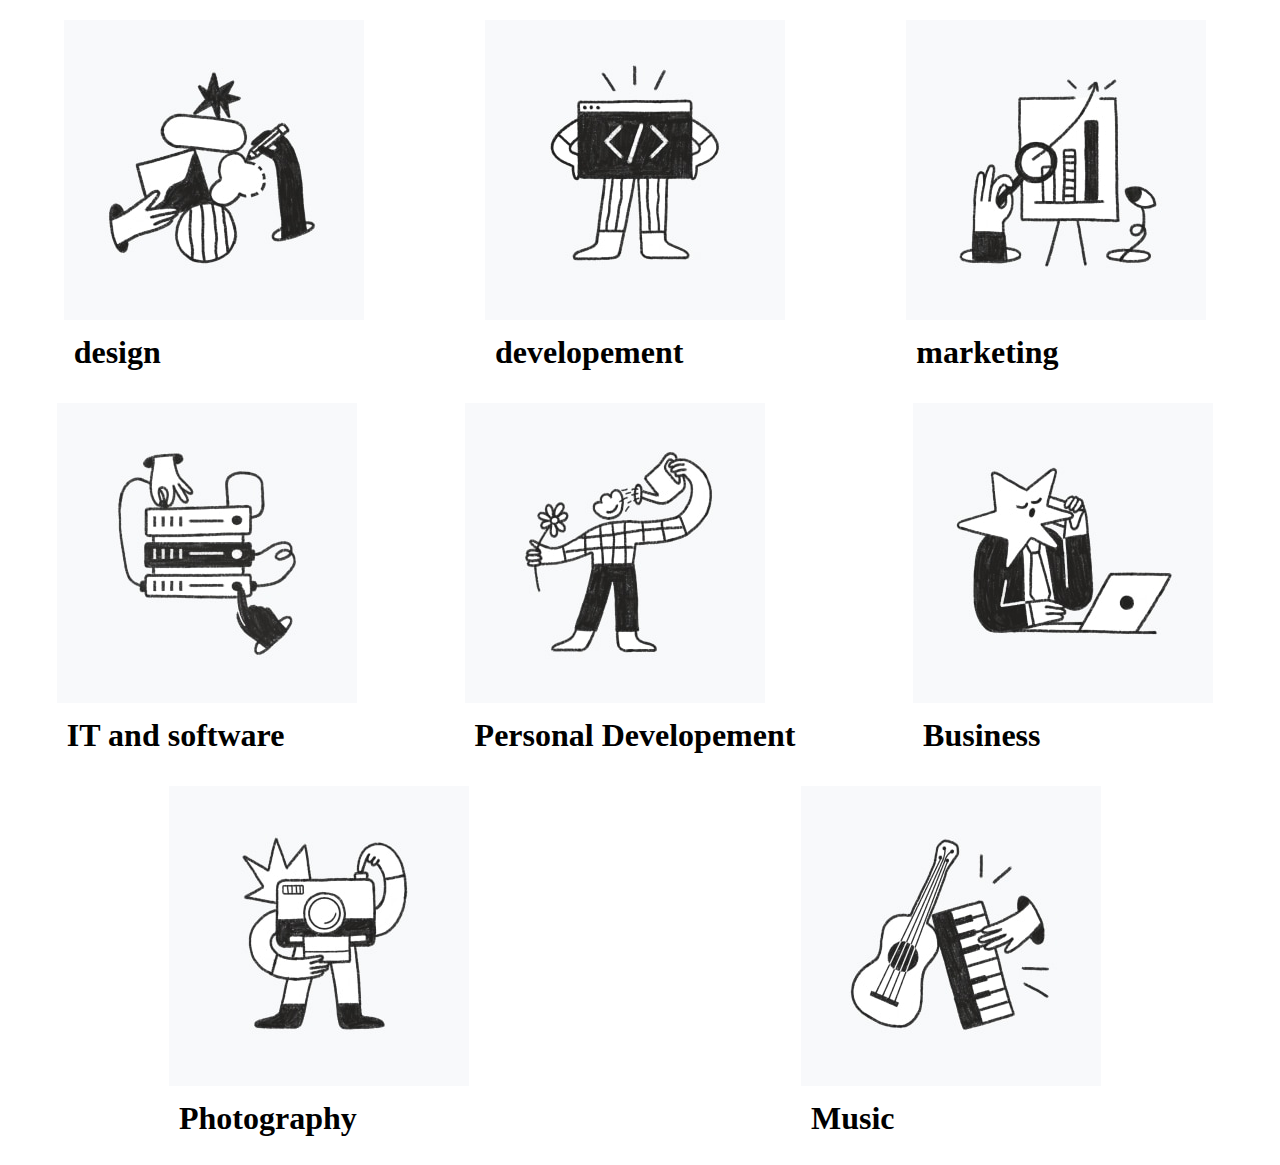
<file: index.html>
<!DOCTYPE html>
<html lang="en">

<head>
    <meta charset="UTF-8">
    <meta name="viewport" content="width=device-width, initial-scale=1.0">
    <title>Document</title>
    <link rel="stylesheet" href="style.css">
</head>

<body>
    <section class="nitro">
        
        <div>
            <img src="design.jpg" width="300px" height="300px">
            <h1>design</h1>
        </div>
        <div>
            <img src="developement.jpg" width="300px" height="300px">
            <h1>developement</h1>
        </div>
        <div>
            <img src="marketing.jpg" width="300px" height="300px">
            <h1>marketing</h1>
        </div>
        <div>
            <img src="it and software.jpg" width="300px" height="300px">
            <h1>IT and software</h1>
        </div>
        <div>
            <img src="personal developement.jpg" width="300px" height="300px">
            <h1>Personal Developement</h1>
        </div>
        <div>
            <img src="business.jpg" width="300px" height="300px">
            <h1>Business</h1>
        </div>
        <div>
            <img src="photography.jpg" width="300px" height="300px">
            <h1>Photography</h1>
        </div>
        <div>
            <img src="music.jpg" width="300px" height="300px">
            <h1>Music</h1>
        </div>
    </section>

</body>

</html>
</file>
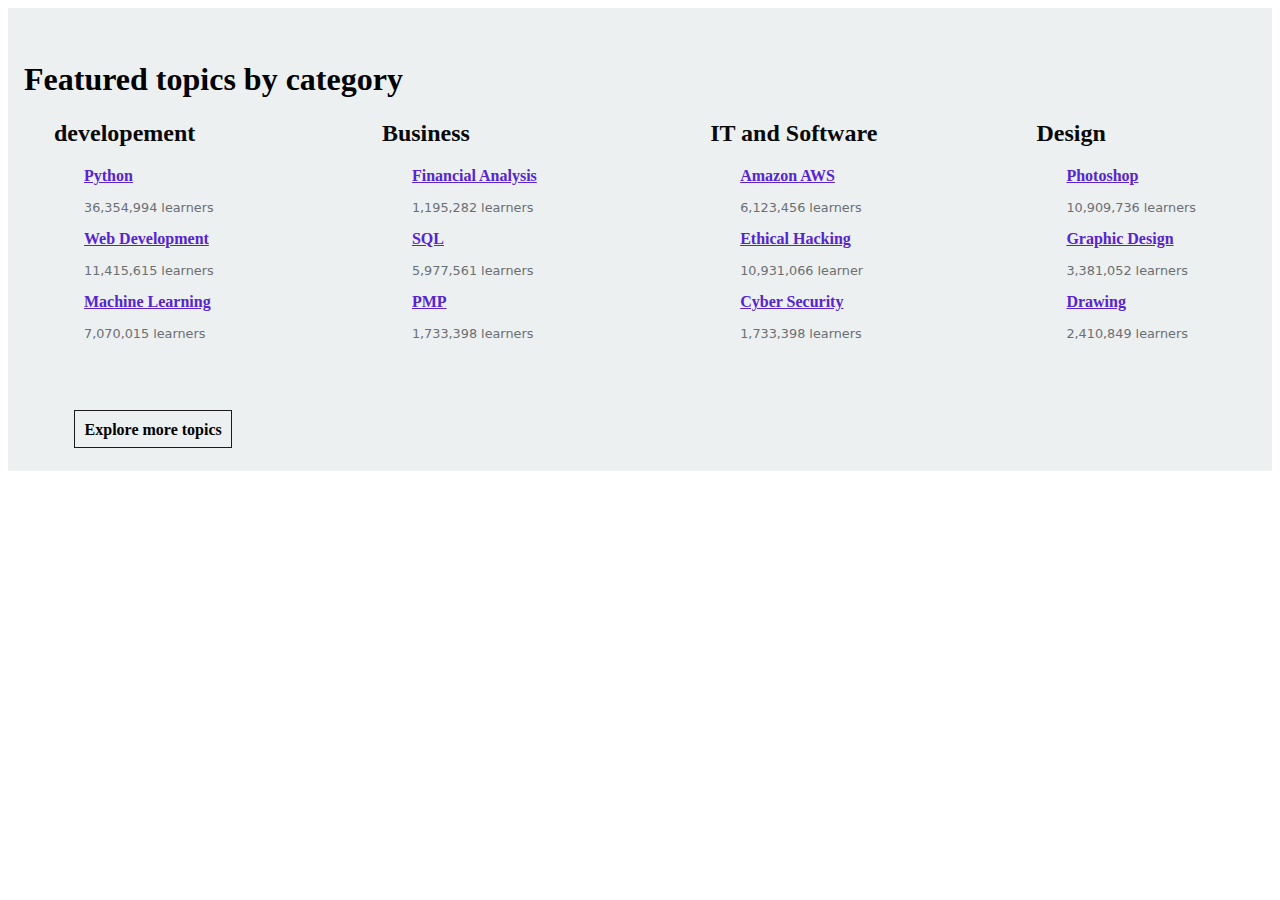
<file: index1.html>
<!DOCTYPE html>
<html lang="en">

<head>
    <meta charset="UTF-8">
    <meta name="viewport" content="width=device-width, initial-scale=1.0">
    <title>udemy</title>
    <link rel="stylesheet" href="style1.css">
</head>

<body>
    <section id="macen">
        <h1 class="mac">Featured topics by category</h1>
        <div id="father">
            <div class="demo1">
                <h2>developement</h2>
                <div class="1"> 
                    <div>
                        <a href="https://www.udemy.com/topic/python/">Python</a>
                    </div>
                    <div class="counter">
                        36,354,994 learners
                    </div>
                </div>
                <div class="2">
                    <div>
                        <a href="https://www.udemy.com/topic/web-development/">Web Development</a>
                    </div>
                    <div class="counter">
                        11,415,615 learners
                    </div>
                </div>
                <div class="3">
                    <div>
                        <a href="https://www.udemy.com/topic/machine-learning/">Machine Learning</a>
                    </div>
                    <div class="counter">
                        7,070,015 learners
                    </div>
                </div>

            </div>
            <div class="demo 2">
                <h2>Business</h2>
                <div class="1s">
                    <div>
                        <a href="https://www.udemy.com/topic/financial-analysis/">Financial Analysis</a>
                    </div>
                    <div class="counter"> 1,195,282 learners</div>
                </div>
                <div class="2s">
                    <div>
                        <a href="https://www.udemy.com/topic/sql/">SQL</a>
                    </div>
                    <div class="counter">5,977,561 learners</div>
                </div>
                <div class="3s">
                    <div>
                        <a href="https://www.udemy.com/topic/pmp/">PMP</a>
                    </div>
                    <div class="counter">1,733,398 learners</div>
                </div>
            </div>
            <div class="demo 3">
                <h2>IT and Software</h2>
                <div class="1R">
                    <div>
                        <a href="https://www.udemy.com/topic/amazon-aws/">Amazon AWS</a>
                    </div>
                    <div class="counter"> 6,123,456 learners</div>
                </div>
                <div class="2r">
                    <div>
                        <a href="https://www.udemy.com/topic/ethical-hacking/">Ethical Hacking</a>
                    </div>
                    <div class="counter">10,931,066 learner </div>
                </div>
                <div class="3r">
                    <div>
                        <a href="https://www.udemy.com/topic/cyber-security/">Cyber Security</a>
                    </div>
                    <div class="counter">1,733,398 learners</div>
                </div>
            </div>
            <div class="demo 4">
                <h2>Design</h2>
                <div class="1Y"> 
                    <div>
                        <a href="https://www.udemy.com/topic/photoshop/">Photoshop</a>
                    </div>
                    <div class="counter"> 10,909,736 learners</div>
                </div>
                <div class="2Y">
                    <div>
                        <a href="https://www.udemy.com/topic/graphic-design/">Graphic Design</a>
                    </div>
                    <div class="counter"> 3,381,052 learners</div>
                </div>
                <div class="3Y">
                    <div>
                        <a href="https://www.udemy.com/topic/drawing/">Drawing </a>
                    </div>
                    <div class="counter">2,410,849 learners</div>
                </div>
            </div>
        </div>
        <a href="https://www.udemy.com/featured-topics/" class="a"> <span>Explore more topics</span>  </a>
    </section>
</body>

</html>
</file>
<file: style.css>
.nitro{
    display: flex;
    flex-wrap: wrap;
   justify-content: space-around;
}
h1{
    padding: 0;
    margin: 10px;
   
}
div{
    margin-right: 10px;
    margin-bottom: 5px;
    margin-top: 7px;
    padding: 5px;
   
}
.demo{
        background-color: rgb(248, 243, 243);
        padding: 20px;
        flex-direction: row;
        display: flex;
}
a{
   margin: 15px;
}
p{
    margin: 15px;
}
</file>
<file: style1.css>
div {
    margin: 15px;

}

#father {
    display: flex;
    justify-content: space-between;
    flex: wrap;
position: relative;
bottom: 35px;


}

#macen {
    background-color: #edf0f1;
    flex-wrap: wrap;
    padding: 2rem 1rem;

}


.mac {
   
    font-weight: bolder;


}

a {
    color: #5624d0;
    font-weight: bolder;
}

h2 {
    color: rgb(9, 9, 9);
}

.counter {
    color: #6a6f73;
    font-family: system-ui, -apple-system, BlinkMacSystemFont, 'Segoe UI', Roboto, Oxygen, Ubuntu, Cantarell, 'Open Sans', 'Helvetica Neue', sans-serif;
    padding: 0px;
    margin-top: .8rem;
    font-size: 0.8rem;

}

.demo1 {

    margin-right: 10px;
    color: #d02424;
}

.a {
    text-decoration-line: none;
    padding: 0.6rem;
    margin-bottom: 50px;
    margin-left: 50px;
    border: 1px solid rgb(28, 27, 27);
    color: var(--color-gray-500);
    background-color: transparent;
}

a:hover {
    background-color: #e2e5e9;
}

a:active {
    background-color: darkslateblue;
}

a:visited {
    background-color: cornflowerblue;
}

/* *{
    background-image: url(pexels-jonas-mohamadi-1416736.jpg);
    background-repeat: no-repeat;
    background-size: cover;
    height: 100vh;
    height: 1000px;
}*/
</file>
